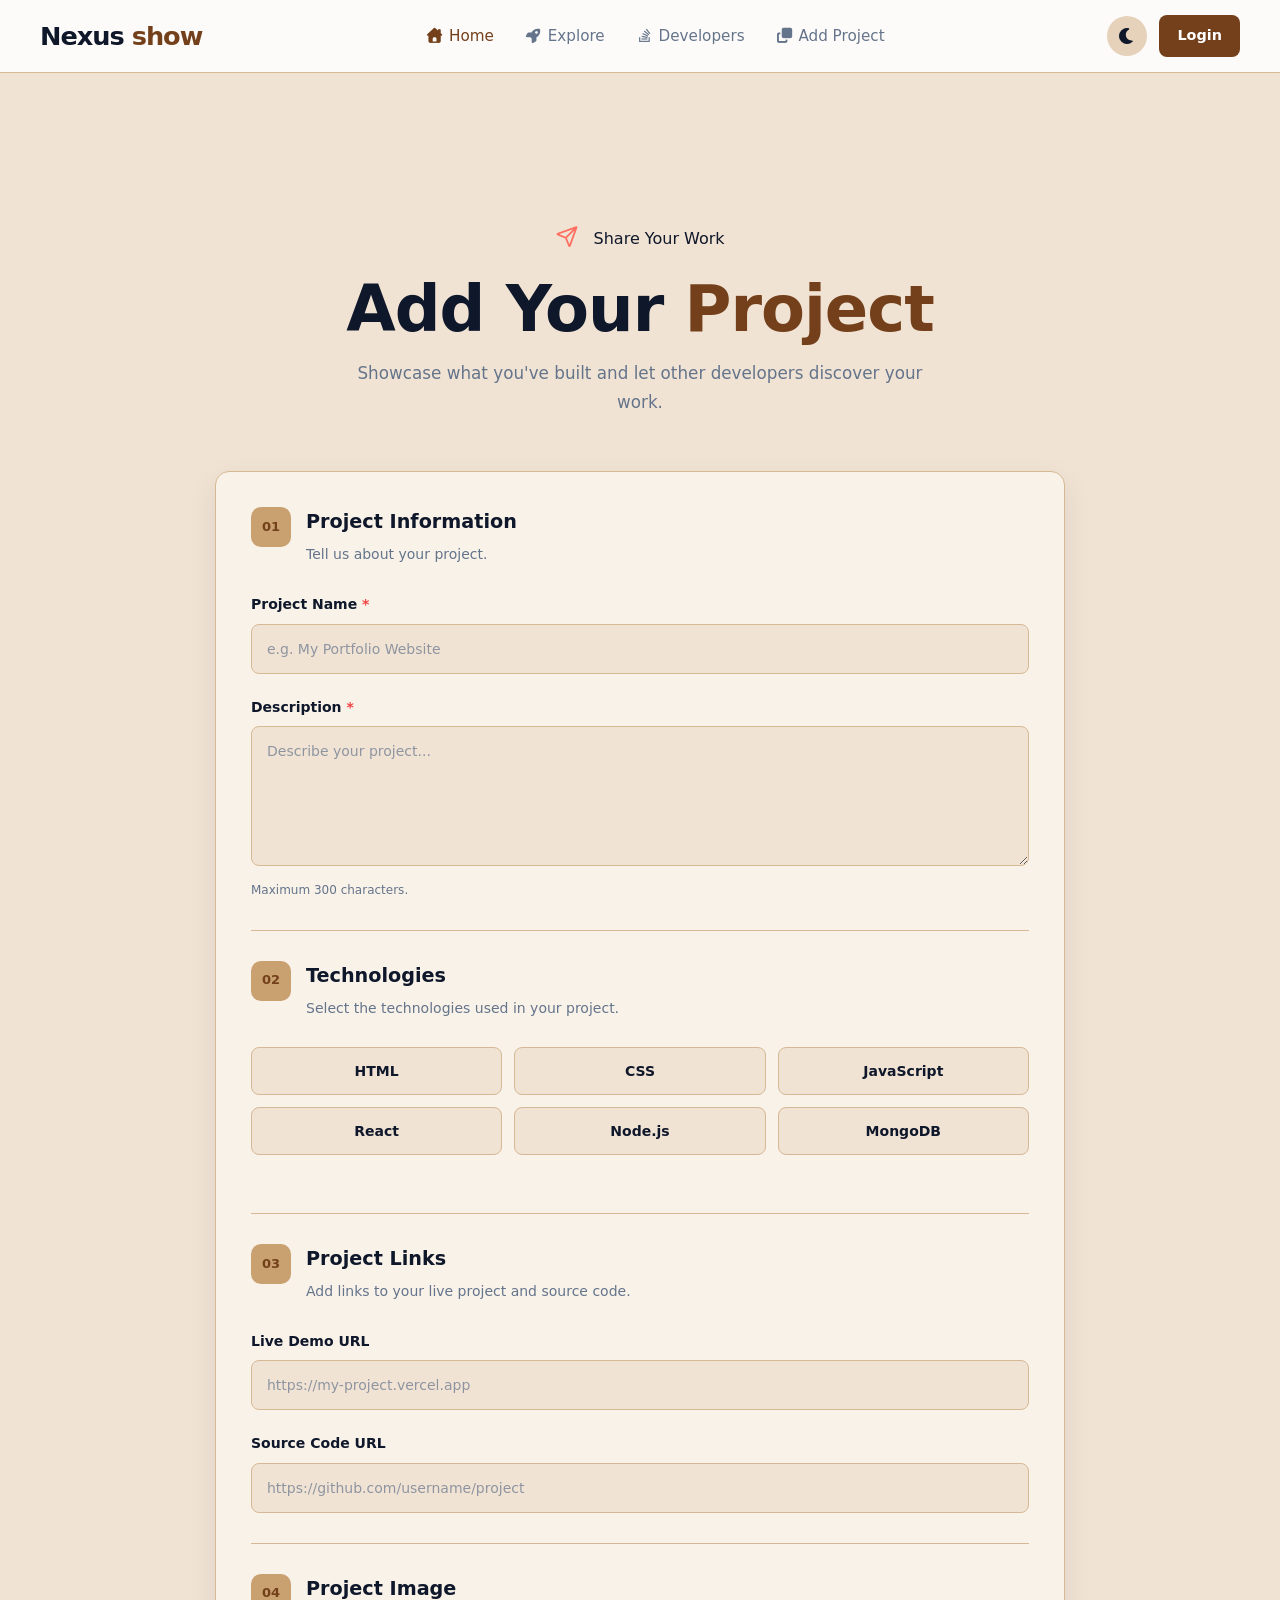
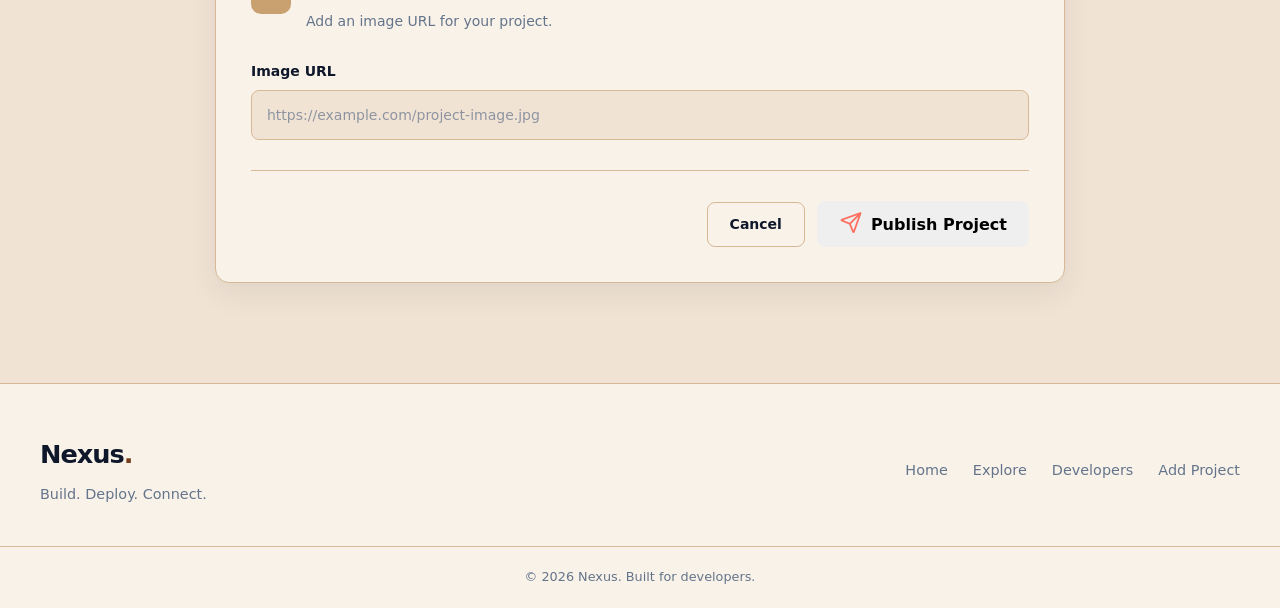
<file: add-project.html>
<!DOCTYPE html>
<html lang="en">

<head>
    <meta charset="UTF-8">

    <meta
        name="viewport"
        content="width=device-width, initial-scale=1.0"
    >

    <meta
        name="description"
        content="Add and publish your developer project on Nexus."
    >

    <title>Nexus | Add Project</title>

    <link rel="stylesheet" href="css/style.css">
    <link rel="stylesheet" href="css/all.css">
</head>


<body>

    <!-- =========================
         HEADER
    ========================== -->

     <header class="header">

        <nav class="navbar container">

            <a href="index.html" class="logo">
                Nexus <span>show</span>
            </a>

            <ul class="nav-links">

                <li>
                    <a href="index.html" class="active">
                      <i class="fa-solid fa-house-chimney"></i>  Home
                    </a>
                </li>

                <li>
                    <a href="projects.html">
                    <i class="fa-solid fa-rocket"></i>    Explore
                    </a>
                </li>

                <li>
                    <a href="developers.html">
                     <i class="fa-brands fa-stack-overflow"></i>   Developers
                    </a>
                </li>

                <li>
                    <a href="add-project.html">
                    <i class="fa-solid fa-clone"></i>    Add Project
                    </a>
                </li>

            </ul>

            <div class="nav-actions">

                <button
                    id="themeBtn"
                    class="theme-btn"
                    aria-label="Toggle theme"
                >
                   <i class="fa-solid fa-moon"></i>
                </button>

                <a href="#" class="login-btn">
                    Login
                </a>

            </div>

            <button
                id="menuBtn"
                class="menu-btn"
                aria-label="Open menu"
            >
              <i class="fa-solid fa-bars"></i>
            </button>

        </nav>

    </header>



    <!-- =========================
         MAIN
    ========================== -->

    <main>

        <section class="add-project-page">

            <div class="container scale">


                <!-- Page Heading -->

                <div class="page-heading">

                    <span class="section-badge">
                     <span style="font-size: 1.2rem; margin-right: 0.5rem; color: #ff6f61;">
                   <i class="fa-regular fa-paper-plane"></i> 
            </span>  Share Your Work
                    </span>


                    <h1>
                        Add Your
                        <span>Project</span>
                    </h1>


                    <p>
                        Showcase what you've built and
                        let other developers discover your work.
                    </p>

                </div>



                <!-- =========================
                     FORM
                ========================== -->

                <div class="project-form-wrapper">


                    <form
                        id="projectForm"
                        class="project-form scale"
                    >


                        <!-- =========================
                             PROJECT INFORMATION
                        ========================== -->

                        <div class="form-section">

                            <div class="form-section-title">

                                <span class="form-number">
                                    01
                                </span>

                                <div>

                                    <h2>
                                        Project Information
                                    </h2>

                                    <p>
                                        Tell us about your project.
                                    </p>

                                </div>

                            </div>



                            <!-- Project Name -->

                            <div class="form-group">

                                <label for="projectTitle">
                                    Project Name
                                    <span>*</span>
                                </label>

                                <input
                                    type="text"
                                    id="projectTitle"
                                    name="title"
                                    placeholder="e.g. My Portfolio Website"
                                    required
                                >

                            </div>



                            <!-- Description -->

                            <div class="form-group">

                                <label for="projectDescription">
                                    Description
                                    <span>*</span>
                                </label>

                                <textarea
                                    id="projectDescription"
                                    name="description"
                                    rows="5"
                                    maxlength="300"
                                    placeholder="Describe your project..."
                                    required
                                ></textarea>


                                <small>
                                    Maximum 300 characters.
                                </small>

                            </div>

                        </div>



                        <!-- =========================
                             TECHNOLOGIES
                        ========================== -->

                        <div class="form-section">

                            <div class="form-section-title">

                                <span class="form-number">
                                    02
                                </span>

                                <div>

                                    <h2>
                                        Technologies
                                    </h2>

                                    <p>
                                        Select the technologies
                                        used in your project.
                                    </p>

                                </div>

                            </div>



                            <div class="technology-options">


                                <label class="technology-option">

                                    <input
                                        type="checkbox"
                                        name="technology"
                                        value="HTML"
                                    >

                                    <span>
                                        HTML
                                    </span>

                                </label>



                                <label class="technology-option">

                                    <input
                                        type="checkbox"
                                        name="technology"
                                        value="CSS"
                                    >

                                    <span>
                                        CSS
                                    </span>

                                </label>



                                <label class="technology-option">

                                    <input
                                        type="checkbox"
                                        name="technology"
                                        value="JavaScript"
                                    >

                                    <span>
                                        JavaScript
                                    </span>

                                </label>



                                <label class="technology-option">

                                    <input
                                        type="checkbox"
                                        name="technology"
                                        value="React"
                                    >

                                    <span>
                                        React
                                    </span>

                                </label>



                                <label class="technology-option">

                                    <input
                                        type="checkbox"
                                        name="technology"
                                        value="Node.js"
                                    >

                                    <span>
                                        Node.js
                                    </span>

                                </label>



                                <label class="technology-option">

                                    <input
                                        type="checkbox"
                                        name="technology"
                                        value="MongoDB"
                                    >

                                    <span>
                                        MongoDB
                                    </span>

                                </label>

                            </div>


                            <p
                                id="technologyError"
                                class="form-error"
                            ></p>

                        </div>



                        <!-- =========================
                             LINKS
                        ========================== -->

                        <div class="form-section">

                            <div class="form-section-title">

                                <span class="form-number">
                                    03
                                </span>

                                <div>

                                    <h2>
                                        Project Links
                                    </h2>

                                    <p>
                                        Add links to your live
                                        project and source code.
                                    </p>

                                </div>

                            </div>



                            <!-- Live Demo -->

                            <div class="form-group">

                                <label for="liveDemo">
                                    Live Demo URL
                                </label>

                                <input
                                    type="url"
                                    id="liveDemo"
                                    name="liveDemo"
                                    placeholder="https://my-project.vercel.app"
                                >

                            </div>



                            <!-- Source Code -->

                            <div class="form-group">

                                <label for="sourceCode">
                                    Source Code URL
                                </label>

                                <input
                                    type="url"
                                    id="sourceCode"
                                    name="sourceCode"
                                    placeholder="https://github.com/username/project"
                                >

                            </div>

                        </div>



                        <!-- =========================
                             IMAGE
                        ========================== -->

                        <div class="form-section">

                            <div class="form-section-title">

                                <span class="form-number">
                                    04
                                </span>

                                <div>

                                    <h2>
                                        Project Image
                                    </h2>

                                    <p>
                                        Add an image URL for your project.
                                    </p>

                                </div>

                            </div>



                            <div class="form-group">

                                <label for="projectImage">
                                    Image URL
                                </label>

                                <input
                                    type="url"
                                    id="projectImage"
                                    name="image"
                                    placeholder="https://example.com/project-image.jpg"
                                >

                            </div>

                        </div>



                        <!-- =========================
                             FORM MESSAGE
                        ========================== -->

                        <div
                            id="formMessage"
                            class="form-message"
                        ></div>



                        <!-- =========================
                             ACTIONS
                        ========================== -->

                        <div class="form-actions">

                            <a
                                href="projects.html"
                                class="btn btn-secondary"
                            >
                                Cancel
                            </a>


                            <button
                                type="submit"
                                class="btn btn-primary"
                            >
                               <span style="font-size: 1.2rem; margin-right: 0.5rem; color: #ff6f61;">
                   <i class="fa-regular fa-paper-plane"></i> 
            </span>  Publish Project
                            </button>

                        </div>

                    </form>

                </div>

            </div>

        </section>

    </main>



    <!-- =========================
         FOOTER
    ========================== -->

    <footer class="footer">

        <div class="container footer-content">

            <div class="footer-brand">

                <a
                    href="index.html"
                    class="logo"
                >
                    Nexus<span>.</span>
                </a>

                <p>
                    Build. Deploy. Connect.
                </p>

            </div>


            <div class="footer-links">

                <a href="index.html">
                    Home
                </a>

                <a href="projects.html">
                    Explore
                </a>

                <a href="developers.html">
                    Developers
                </a>

                <a href="add-project.html">
                    Add Project
                </a>

            </div>

        </div>


        <div class="footer-bottom">

            <p>
                © 2026 Nexus. Built for developers.
            </p>

        </div>

    </footer>



    <!-- JavaScript -->

    <script src="js/script.js"></script>

</body>

</html>
</file>
<file: css/style.css>
/* =====================================================
   1. RESET
===================================================== */

* {
    margin: 0;
    padding: 0;
    box-sizing: border-box;
}

html {
    scroll-behavior: smooth;
}

body {
    font-family:
        Inter,
        system-ui,
        -apple-system,
        BlinkMacSystemFont,
        "Segoe UI",
        sans-serif;

    background: var(--bg);
    color: var(--text);

    line-height: 1.6;

    transition:
        background 0.3s ease,
        color 0.3s ease;
}

a {
    text-decoration: none;
    color: inherit;
}

button,
input,
textarea,
select {
    font: inherit;
}

button {
    border: none;
    cursor: pointer;
}

img {
    display: block;
    max-width: 100%;
}


/* =====================================================
   2. VARIABLES
===================================================== */
:root {
    --primary: #73401b ;
    --primary-dark: #5a3116;
    --primary-light:#c9a06f;

    --text: #0f172a;
    --text-secondary: #64748b;

    --bg: #f1e3d4;
    --surface: #f9f2e9 ;
    --surface-secondary: #e6d1ba;

    --border: #d7b894;

    --success: #10b981;
    --danger: #ef4444;

    --shadow-sm: 0 2px 8px rgba(15, 23, 42, 0.06);
    --shadow: 0 10px 30px rgba(15, 23, 42, 0.08);
    --shadow-lg: 0 20px 50px rgba(15, 23, 42, 0.12);

    --radius-sm: 8px;
    --radius: 14px;
    --radius-lg: 22px;

    --container-width: 1200px;
}

/* =====================================================
   3. DARK MODE
===================================================== */


body.dark {
    --bg: #24170f;
    --surface: #342217;
    --surface-secondary: #4b301f;

    --text: #f8f1e8;
    --text-secondary: #c7ad95;

    --border: #62452f;
    --primary-light: #c9a06f;

    --shadow-sm: 0 2px 8px rgba(0, 0, 0, 0.25);
    --shadow: 0 10px 30px rgba(0, 0, 0, 0.25);
    --shadow-lg: 0 20px 50px rgba(0, 0, 0, 0.4);
}






/* =====================================================
   4. CONTAINER
===================================================== */

.container {
    width: min(
        calc(100% - 40px),
        var(--container-width)
    );

    margin-inline: auto;
}


/* =====================================================
   5. HEADER
===================================================== */

.header {
    position: sticky;

    top: 0;

    z-index: 1000;

    background: rgba(255, 255, 255, 0.85);

    border-bottom: 1px solid var(--border);

    backdrop-filter: blur(15px);

    -webkit-backdrop-filter: blur(15px);
}

body.dark .header {
    background: rgba(8, 13, 26, 0.88);
}


/* =====================================================
   6. NAVBAR
===================================================== */

.navbar {
    min-height: 72px;

    display: flex;

    align-items: center;

    justify-content: space-between;

    gap: 30px;
}


/* =====================================================
   7. LOGO
===================================================== */

.logo {
    font-size: 1.6rem;

    font-weight: 800;

    letter-spacing: -1px;

    color: var(--text);
}

.logo span {
    color: var(--primary);
}


/* =====================================================
   8. NAVIGATION
===================================================== */

.nav-links {
    display: flex;

    align-items: center;

    gap: 30px;

    list-style: none;
}

.nav-links a {
    position: relative;

    color: var(--text-secondary);

    font-size: 0.95rem;

    font-weight: 500;

    transition: color 0.5s ease;
}

.nav-links a:hover,
.nav-links a.active {
    color: var(--primary);
}

.nav-links a:hover::after {
    content: "";

    position: absolute;

    left: 0;

    bottom: -9px;

    width: 100%;

    height: 2px;

    background: var(--primary);

    border-radius: 10px;
}
.nav-links a:active::after {
    content: "";

    position: absolute;

    left: 0;

    bottom: -9px;

    width: 100%;

    height: 2px;

    background: var(--primary);

    border-radius: 10px;
}

/* =====================================================
   9. NAV ACTIONS
===================================================== */

.nav-actions {
    display: flex;

    align-items: center;

    gap: 12px;
}


/* Theme Button */

.theme-btn {
    width: 40px;

    height: 40px;

    display: grid;

    place-items: center;

    border-radius: 50%;

    background: var(--surface-secondary);

    color: var(--text);

    transition: 0.25s ease;
}

.theme-btn:hover {
    color: var(--primary);

    transform: rotate(15deg);
}


/* Login */

.login-btn {
    padding: 9px 18px;

    border-radius: var(--radius-sm);

    background: var(--primary);

    color: white;

    font-size: 0.9rem;

    font-weight: 600;

    transition: 0.25s ease;
}

.login-btn:hover {
    background: var(--primary-dark);

    transform: translateY(-2px);
}


/* =====================================================
   10. MOBILE MENU BUTTON
===================================================== */

.menu-btn {
    display: none;

    width: 40px;

    height: 40px;

    align-items: center;

    justify-content: center;

    background: var(--surface-secondary);

    color: var(--text);

    border-radius: var(--radius-sm);

    font-size: 1.3rem;
}


/* =====================================================
   11. HERO
===================================================== */

.hero {
    position: relative;

    overflow: hidden;

    padding: 100px 0 90px;
}

.hero::before {
    content: "";

    position: absolute;

    width: 500px;

    height: 500px;

    top: -250px;

    right: -150px;

    background:
        rgba(99, 102, 241, 0.12);

    border-radius: 50%;

    filter: blur(90px);

    pointer-events: none;
}

.hero-content {
    position: relative;

    z-index: 1;

    display: grid;

    grid-template-columns:
        1.1fr 0.9fr;

    align-items: center;

    gap: 80px;
}


/* =====================================================
   12. HERO TEXT
===================================================== */

.hero-text {
    max-width: 650px;
}

.hero-badge {
    display: inline-flex;

    padding: 7px 14px;

    margin-bottom: 20px;

    background: var(--primary-light);

    color: var(--primary);

    border-radius: 50px;

    font-size: 0.85rem;

    font-weight: 600;
}

.hero h1 {
    margin-bottom: 25px;

    font-size:
        clamp(3rem, 6vw, 5rem);

    line-height: 1.05;

    letter-spacing: -3px;
}

.hero h1 span {
    color: var(--primary);
}

.hero p {
    max-width: 580px;

    margin-bottom: 35px;

    color: var(--text-secondary);

    font-size: 1.1rem;
}


/* =====================================================
   13. HERO BUTTONS
===================================================== */

.hero-buttons {
    display: flex;

    align-items: center;

    gap: 14px;

    flex-wrap: wrap;
}

.btn {
    min-height: 46px;

    display: inline-flex;

    align-items: center;

    justify-content: center;

    padding: 0 22px;

    border-radius: var(--radius-sm);

    font-weight: 600;

    transition: 0.25s ease;
}


/* Primary */

.primary-btn {
    background: var(--primary);

    color: white;

    box-shadow:
        0 8px 20px
        rgba(99, 102, 241, 0.25);
}

.primary-btn:hover {
    background: var(--primary-dark);

    transform: translateY(-3px);

    box-shadow:
        0 12px 25px
        rgba(99, 102, 241, 0.35);
}


/* Secondary */

.secondary-btn {
    background: var(--surface);

    color: var(--text);

    border: 1px solid var(--border);
}

.secondary-btn:hover {
    color: var(--primary);

    border-color: var(--primary);

    transform: translateY(-3px);
}


/* =====================================================
   14. CODE CARD
===================================================== */

.hero-image {
    display: flex;

    justify-content: center;
}

.code-card {
    width: 100%;

    max-width: 500px;

    overflow: hidden;

    background: #0f172a;

    border: 1px solid #263449;

    border-radius: var(--radius-lg);

    box-shadow: var(--shadow-lg);

    transform: rotate(1deg);

    transition: 0.3s ease;
}

.code-card:hover {
    transform:
        rotate(0deg)
        translateY(-8px);
}


/* Code Header */

.code-header {
    height: 45px;

    display: flex;

    align-items: center;

    gap: 7px;

    padding: 0 16px;

    background: #111827;

    border-bottom:
        1px solid #263449;
}

.code-header span {
    width: 11px;

    height: 11px;

    border-radius: 50%;

    background: #475569;
}


/* Code */

.code-card pre {
    padding: 28px;

    overflow-x: auto;
}

.code-card code {
    color: #cbd5e1;

    font-family:
        "Fira Code",
        Consolas,
        monospace;

    font-size: 0.9rem;

    line-height: 1.8;
}


/* =====================================================
   15. STATS
===================================================== */

.stats {
    padding: 30px 0;

    background: var(--surface);

    border-top:
        1px solid var(--border);

    border-bottom:
        1px solid var(--border);
}

.stats-container {
    display: grid;

    grid-template-columns:
        repeat(4, 1fr);

    gap: 20px;
}

.stat {
    padding: 15px;

    text-align: center;
}

.stat h2 {
    margin-bottom: 3px;

    color: var(--primary);

    font-size: 2rem;
}

.stat p {
    color: var(--text-secondary);

    font-size: 0.9rem;
}


/* =====================================================
   16. FEATURED PROJECTS
===================================================== */

.featured-projects {
    padding: 100px 0;
}

.section-header {
    display: flex;

    align-items: end;

    justify-content: space-between;

    margin-bottom: 35px;
}

.section-label {
    display: block;

    margin-bottom: 7px;

    color: var(--primary);

    font-size: 0.8rem;

    font-weight: 700;

    letter-spacing: 1.5px;

    text-transform: uppercase;
}

.section-header h2 {
    font-size: 2.2rem;

    letter-spacing: -1px;
}

.view-all {
    color: var(--primary);

    font-weight: 600;

    transition: 0.25s ease;
}

.view-all:hover {
    transform: translateX(5px);
}


/* =====================================================
   17. PROJECT GRID
===================================================== */

.projects-grid {
    display: grid;

    grid-template-columns:
        repeat(3, 1fr);

    gap: 25px;
}


/* =====================================================
   18. PROJECT CARD
===================================================== */

.project-card {
    overflow: hidden;

    background: var(--surface);

    border:
        1px solid var(--border);

    border-radius: var(--radius);

    box-shadow: var(--shadow-sm);

    transition:
        transform 0.3s ease,
        box-shadow 0.3s ease,
        border-color 0.3s ease;
}

.project-card:hover {
    transform: translateY(-7px);

    border-color:
        rgba(99, 102, 241, 0.4);

    box-shadow: var(--shadow);
}


/* Project Image */

.project-card > img {
    width: 100%;

    height: 210px;

    object-fit: cover;

    background: var(--surface-secondary);
}


/* Project Content */

.project-content {
    padding: 22px;
}

.project-content h3 {
    margin-bottom: 8px;

    font-size: 1.15rem;
}

.project-content p {
    margin-bottom: 16px;

    color: var(--text-secondary);

    font-size: 0.9rem;

    display: -webkit-box;

    -webkit-line-clamp: 2;

    -webkit-box-orient: vertical;

    overflow: hidden;
}


/* =====================================================
   19. TECHNOLOGY TAGS
===================================================== */

.tags {
    display: flex;

    flex-wrap: wrap;

    gap: 7px;

    margin-bottom: 18px;
}

.tags span {
    padding: 4px 9px;

    background: var(--primary-light);

    color: var(--primary);

    border-radius: 5px;

    font-size: 0.75rem;

    font-weight: 600;
}


/* =====================================================
   20. PROJECT INFO
===================================================== */

.project-info {
    display: flex;

    align-items: center;

    gap: 15px;

    padding-bottom: 18px;

    color: var(--text-secondary);

    font-size: 0.82rem;

    border-bottom:
        1px solid var(--border);
}


/* =====================================================
   21. PROJECT BUTTONS
===================================================== */

.buttons {
    display: flex;

    gap: 10px;

    margin-top: 18px;
}

.buttons a {
    flex: 1;

    min-height: 38px;

    display: flex;

    align-items: center;

    justify-content: center;

    border-radius: 7px;

    font-size: 0.8rem;

    font-weight: 600;

    transition: 0.25s ease;
}

.buttons a:first-child {
    background: var(--primary);

    color: white;
}

.buttons a:first-child:hover {
    background: var(--primary-dark);
}

.buttons a:last-child {
    background: var(--surface-secondary);

    color: var(--text);
}

.buttons a:last-child:hover {
    color: var(--primary);
}


/* =====================================================
   22. CTA
===================================================== */

.cta {
    padding: 90px 0;
}

.cta-content {
    position: relative;

    overflow: hidden;

    padding: 70px 30px;

    text-align: center;

    color: white;

    background:
        linear-gradient(
            135deg,
           #120805 ,
        #d7b894
        );

    border-radius: var(--radius-lg);

    box-shadow:
        0 20px 50px
        rgba(79, 70, 229, 0.25);
}

.cta-content::before {
    content: "";

    position: absolute;

    width: 300px;

    height: 300px;

    top: -150px;

    right: -100px;

    border:
        50px solid
        rgba(255, 255, 255, 0.08);

    border-radius: 50%;
}

.cta-content > * {
    position: relative;

    z-index: 1;
}

.cta-content span {
    font-size: 0.9rem;

    opacity: 0.9;
}

.cta-content h2 {
    margin: 12px 0;

    font-size:
        clamp(2rem, 4vw, 3rem);

    line-height: 1.1;
}

.cta-content p {
    max-width: 550px;

    margin:
        0 auto 25px;

    opacity: 0.85;
}

.cta .primary-btn {
    background: white;

    color: var(--primary);

    box-shadow: none;
}

.cta .primary-btn:hover {
    background: #f8fafc;
}


/* =====================================================
   23. FOOTER
===================================================== */

.footer {
    padding-top: 50px;

    background: var(--surface);

    border-top:
        1px solid var(--border);
}

.footer-content {
    display: flex;

    justify-content: space-between;

    gap: 40px;

    padding-bottom: 40px;
}

.footer-brand p {
    margin-top: 8px;

    color: var(--text-secondary);

    font-size: 0.9rem;
}

.footer-links {
    display: flex;

    align-items: center;

    flex-wrap: wrap;

    gap: 25px;
}

.footer-links a {
    color: var(--text-secondary);

    font-size: 0.9rem;

    transition: color 0.25s ease;
}

.footer-links a:hover {
    color: var(--primary);
}

.footer-bottom {
    padding: 20px;

    text-align: center;

    border-top:
        1px solid var(--border);

    color: var(--text-secondary);

    font-size: 0.8rem;
}


/* =====================================================
   24. TABLET
===================================================== */

@media (max-width: 900px) {

    .nav-links {
        gap: 18px;
    }

    .hero-content {
        grid-template-columns: 1fr;

        gap: 50px;
    }

    .hero-text {
        max-width: 750px;

        margin-inline: auto;

        text-align: center;
    }

    .hero p {
        margin-inline: auto;
    }

    .hero-buttons {
        justify-content: center;
    }

    .hero-image {
        max-width: 600px;

        margin-inline: auto;
    }

    .projects-grid {
        grid-template-columns:
            repeat(2, 1fr);
    }

    .stats-container {
        grid-template-columns:
            repeat(2, 1fr);
    }
}


/* =====================================================
   25. MOBILE
===================================================== */

@media (max-width: 700px) {

    .container {
        width:
            min(
                calc(100% - 28px),
                var(--container-width)
            );
    }

    .navbar {
        min-height: 65px;
    }

    .nav-links,
    .nav-actions {
        display: none;
    }

    .menu-btn {
        display: flex;
    }

    .hero {
        padding: 70px 0;
    }

    .hero h1 {
        font-size:
            clamp(2.6rem, 13vw, 4rem);

        letter-spacing: -2px;
    }

    .hero p {
        font-size: 1rem;
    }

    .hero-buttons {
        flex-direction: column;
    }

    .hero-buttons .btn {
        width: 100%;
    }

    .code-card pre {
        padding: 20px;
    }

    .code-card code {
        font-size: 0.75rem;
    }

    .stats {
        padding: 20px 0;
    }

    .stats-container {
        gap: 5px;
    }

    .stat h2 {
        font-size: 1.5rem;
    }

    .featured-projects {
        padding: 70px 0;
    }

    .section-header {
        align-items: flex-start;

        flex-direction: column;

        gap: 12px;
    }

    .section-header h2 {
        font-size: 1.8rem;
    }

    .projects-grid {
        grid-template-columns: 1fr;
    }

    .cta {
        padding: 50px 0;
    }

    .cta-content {
        padding: 50px 20px;
    }

    .footer-content {
        flex-direction: column;
    }

    .footer-links {
        gap: 15px;
    }
}


/* =====================================================
   26. SMALL MOBILE
===================================================== */

@media (max-width: 400px) {

    .hero h1 {
        font-size: 2.5rem;
    }

    .project-card > img {
        height: 180px;
    }

    .buttons {
        flex-direction: column;
    }

    .stats-container {
        grid-template-columns:
            repeat(2, 1fr);
    }
}
@media (max-width: 700px) {

    .nav-links.mobile-open {
        display: flex;

        position: absolute;

        top: 65px;
        left: 14px;
        right: 14px;

        flex-direction: column;

        align-items: flex-start;

        gap: 0;

        padding: 15px;

        background: var(--surface);

        border: 1px solid var(--border);

        border-radius: var(--radius);

        box-shadow: var(--shadow);

        animation: menuSlide 0.25s ease;
    }

    .nav-links.mobile-open li {
        width: 100%;
    }

    .nav-links.mobile-open a {
        display: block;

        width: 100%;

        padding: 12px;

        border-radius: 7px;
    }

    .nav-links.mobile-open a:hover {
        background: var(--surface-secondary);
    }

    .nav-links.mobile-open a.active::after {
        display: none;
    }
}

@keyframes menuSlide {

    from {
        opacity: 0;
        transform: translateY(-10px);
    }

    to {
        opacity: 1;
        transform: translateY(0);
    }
}

/* =========================
   EXPLORE HERO
========================= */

.explore-hero {
    padding: 150px 0 60px;
    background: var(--bg);
}

.page-heading {
    max-width: 750px;
    margin: 0 auto;
    text-align: center;
}

.page-heading h1 {
    margin: 20px 0 15px;
    font-size: clamp(2.3rem, 5vw, 4rem);
    line-height: 1.1;
    letter-spacing: -1px;
}

.page-heading h1 span {
    color: var(--primary);
}

.page-heading p {
    max-width: 600px;
    margin: 0 auto;
    color: var(--text-secondary);
    font-size: 1.05rem;
    line-height: 1.7;
}


/* =========================
   SEARCH & FILTERS
========================= */

.project-controls {
    display: grid;
    grid-template-columns: 1fr 220px 180px;
    gap: 15px;

    max-width: 1000px;
    margin: 50px auto 0;
}


/* Search */

.search-box {
    position: relative;
    display: flex;
    align-items: center;
}

.search-icon {
    position: absolute;
    left: 17px;

    font-size: 18px;
    pointer-events: none;
}

.search-box input {
    width: 100%;
    height: 52px;

    padding: 0 20px 0 48px;

    border: 1px solid var(--border);
    border-radius: var(--radius);

    outline: none;

    background: var(--surface);
    color: var(--text);

    font-family: inherit;
    font-size: 15px;

    transition: 0.3s ease;
}

.search-box input::placeholder {
    color: var(--text-secondary);
}

.search-box input:focus {
    border-color: var(--primary);
    box-shadow: 0 0 0 3px var(--primary-light);
}


/* Select */

.filter-box select {
    width: 100%;
    height: 52px;

    padding: 0 15px;

    border: 1px solid var(--border);
    border-radius: var(--radius);

    outline: none;

    background: var(--surface);
    color: var(--text);

    font-family: inherit;
    font-size: 14px;

    cursor: pointer;

    transition: 0.3s ease;
}

.filter-box select:hover {
    border-color: var(--primary);
}

.filter-box select:focus {
    border-color: var(--primary);
}


/* =========================
   EXPLORE PROJECTS
========================= */

.explore-projects {
    padding: 70px 0 100px;
    background: var(--surface-secondary);
}


/* Section header */

.explore-projects .section-header {
    display: flex;
    align-items: flex-end;
    justify-content: space-between;

    margin-bottom: 35px;
}

.explore-projects .section-header h2 {
    margin-top: 8px;
}

#projectCount {
    color: var(--text-secondary);
    font-size: 14px;
    font-weight: 600;
}


/* =========================
   PROJECT GRID
========================= */

.explore-projects .project-grid {
    display: grid;

    grid-template-columns:
        repeat(3, minmax(0, 1fr));

    gap: 25px;
}


/* =========================
   PROJECT CARD
========================= */

.explore-projects .project-card {
    overflow: hidden;

    background: var(--surface);

    border: 1px solid var(--border);
    border-radius: var(--radius);

    transition:
        transform 0.3s ease,
        box-shadow 0.3s ease,
        border-color 0.3s ease;
}

.explore-projects .project-card:hover {
    transform: translateY(-7px);

    border-color: var(--primary);

    box-shadow: var(--shadow-lg);
}


/* Project Image */

.explore-projects .project-image {
    position: relative;

    width: 100%;
    height: 210px;

    overflow: hidden;
}

.explore-projects .project-image img {
    width: 100%;
    height: 100%;

    object-fit: cover;

    transition: transform 0.5s ease;
}

.explore-projects .project-card:hover
.project-image img {
    transform: scale(1.06);
}


/* =========================
   PROJECT CONTENT
========================= */

.explore-projects .project-content {
    padding: 22px;
}

.explore-projects .project-content h3 {
    margin-bottom: 10px;

    font-size: 1.2rem;
}

.explore-projects .project-content p {
    min-height: 48px;

    margin-bottom: 18px;

    color: var(--text-secondary);

    font-size: 14px;
    line-height: 1.6;
}


/* Tags */

.explore-projects .project-tags {
    display: flex;
    flex-wrap: wrap;

    gap: 7px;

    margin-bottom: 20px;
}

.explore-projects .project-tag {
    padding: 5px 10px;

    border-radius: 6px;

    background: var(--primary-light);
    color: var(--primary);

    font-size: 12px;
    font-weight: 600;
}


/* =========================
   PROJECT INFO
========================= */

.explore-projects .project-info {
    display: flex;
    align-items: center;
    justify-content: space-between;

    padding-top: 17px;

    border-top: 1px solid var(--border);
}

.explore-projects .project-author {
    display: flex;
    align-items: center;

    gap: 9px;
}

.explore-projects .project-author img {
    width: 32px;
    height: 32px;

    border-radius: 50%;

    object-fit: cover;
}

.explore-projects .project-author span {
    font-size: 13px;
    font-weight: 600;
}

.project-stats {
    display: flex;
    gap: 12px;

    color: var(--text-secondary);

    font-size: 12px;
}


/* =========================
   PROJECT ACTIONS
========================= */

.explore-projects .project-actions {
    display: flex;
    gap: 10px;

    margin-top: 18px;
}

.explore-projects .project-actions a {
    flex: 1;

    display: flex;
    align-items: center;
    justify-content: center;

    min-height: 40px;

    padding: 8px 12px;

    border: 1px solid var(--border);
    border-radius: 7px;

    color: var(--text);

    font-size: 13px;
    font-weight: 600;

    transition: 0.3s ease;
}

.explore-projects .project-actions a:hover {
    border-color: var(--primary);
    color: var(--primary);
}

.explore-projects .project-actions .live-demo {
    border-color: var(--primary);

    background: var(--primary);
    color: white;
}

.explore-projects .project-actions .live-demo:hover {
    background: var(--primary-dark);
    color: white;
}


/* =========================
   NO RESULTS
========================= */

.no-results {
    display: none;

    padding: 80px 20px;

    text-align: center;
}

.no-results-icon {
    display: flex;
    align-items: center;
    justify-content: center;

    width: 70px;
    height: 70px;

    margin: 0 auto 20px;

    border-radius: 50%;

    background: var(--primary-light);

    font-size: 30px;
}

.no-results h3 {
    margin-bottom: 8px;
}

.no-results p {
    color: var(--text-secondary);
}


/* =========================
   CTA
========================= */

.explore-hero + .explore-projects + .cta {
    padding: 90px 0;
}


/* =========================
   RESPONSIVE
========================= */

@media (max-width: 1000px) {

    .explore-projects .project-grid {
        grid-template-columns:
            repeat(2, minmax(0, 1fr));
    }

    .project-controls {
        grid-template-columns: 1fr 1fr;
    }

    .search-box {
        grid-column: 1 / -1;
    }
}


@media (max-width: 700px) {

    .explore-hero {
        padding: 120px 0 45px;
    }

    .page-heading h1 {
        font-size: 2.4rem;
    }

    .project-controls {
        grid-template-columns: 1fr;
        gap: 12px;
        margin-top: 35px;
    }

    .search-box {
        grid-column: auto;
    }

    .explore-projects {
        padding: 55px 0 70px;
    }

    .explore-projects .section-header {
        align-items: flex-start;
        flex-direction: column;
        gap: 10px;
    }

    .explore-projects .project-grid {
        grid-template-columns: 1fr;
    }

    .explore-projects .project-image {
        height: 220px;
    }
}


@media (max-width: 450px) {

    .page-heading h1 {
        font-size: 2rem;
    }

    .page-heading p {
        font-size: 14px;
    }

    .explore-projects .project-content {
        padding: 18px;
    }

    .explore-projects .project-actions {
        flex-direction: column;
    }

}
/*  ////////////////////////////////////////////////////*/

/* =====================================================
   ADD PROJECT PAGE
===================================================== */

/* =========================
   PAGE
========================= */

.add-project-page {
    padding: 150px 0 100px;
    background: var(--bg);
}


/* =========================
   FORM WRAPPER
========================= */

.project-form-wrapper {
    max-width: 850px;
    margin: 55px auto 0;
}

.project-form {
    padding: 35px;

    background: var(--surface);

    border: 1px solid var(--border);
    border-radius: var(--radius);

    box-shadow: var(--shadow);
}


/* =========================
   FORM SECTION
========================= */

.form-section {
    padding: 30px 0;

    border-bottom: 1px solid var(--border);
}

.form-section:first-child {
    padding-top: 0;
}

.form-section:last-of-type {
    border-bottom: none;
}


/* =========================
   SECTION TITLE
========================= */

.form-section-title {
    display: flex;
    align-items: flex-start;
    gap: 15px;

    margin-bottom: 28px;
}

.form-number {
    display: flex;
    align-items: center;
    justify-content: center;

    flex-shrink: 0;

    width: 40px;
    height: 40px;

    border-radius: 10px;

    background: var(--primary-light);
    color: var(--primary);

    font-size: 13px;
    font-weight: 700;
}

.form-section-title h2 {
    margin-bottom: 5px;

    font-size: 1.2rem;
}

.form-section-title p {
    color: var(--text-secondary);

    font-size: 14px;
}


/* =========================
   FORM GROUP
========================= */

.form-group {
    margin-bottom: 22px;
}

.form-group:last-child {
    margin-bottom: 0;
}

.form-group label {
    display: block;

    margin-bottom: 8px;

    color: var(--text);

    font-size: 14px;
    font-weight: 600;
}

.form-group label span {
    color: var(--danger);
}


/* =========================
   INPUTS
========================= */

.form-group input,
.form-group textarea {
    width: 100%;

    padding: 13px 15px;

    border: 1px solid var(--border);
    border-radius: 8px;

    outline: none;

    background: var(--bg);
    color: var(--text);

    font-family: inherit;
    font-size: 14px;

    transition:
        border-color 0.3s ease,
        box-shadow 0.3s ease;
}

.form-group input {
    height: 50px;
}

.form-group textarea {
    min-height: 130px;

    resize: vertical;

    line-height: 1.6;
}

.form-group input::placeholder,
.form-group textarea::placeholder {
    color: var(--text-secondary);
    opacity: 0.7;
}

.form-group input:focus,
.form-group textarea:focus {
    border-color: var(--primary);

    box-shadow:
        0 0 0 3px var(--primary-light);
}

.form-group small {
    display: block;

    margin-top: 7px;

    color: var(--text-secondary);

    font-size: 12px;
}


/* =========================
   TECHNOLOGY OPTIONS
========================= */

.technology-options {
    display: grid;

    grid-template-columns:
        repeat(3, 1fr);

    gap: 12px;
}

.technology-option {
    position: relative;

    cursor: pointer;
}

.technology-option input {
    position: absolute;

    opacity: 0;

    pointer-events: none;
}

.technology-option span {
    display: flex;
    align-items: center;
    justify-content: center;

    min-height: 48px;

    padding: 10px 15px;

    border: 1px solid var(--border);
    border-radius: 8px;

    background: var(--bg);

    color: var(--text);

    font-size: 14px;
    font-weight: 600;

    transition: 0.25s ease;
}

.technology-option span:hover {
    border-color: var(--primary);

    color: var(--primary);
}


/* Selected technology */

.technology-option input:checked + span {
    border-color: var(--primary);

    background: var(--primary-light);

    color: var(--primary);
}


/* =========================
   ERROR
========================= */

.form-error {
    min-height: 18px;

    margin-top: 10px;

    color: var(--danger);

    font-size: 13px;
}


/* =========================
   FORM MESSAGE
========================= */

.form-message {
    display: none;

    margin-top: 25px;
    padding: 13px 15px;

    border-radius: 8px;

    font-size: 14px;
    line-height: 1.5;
}

.form-message.success {
    display: block;

    border: 1px solid rgba(34, 197, 94, 0.25);

    background: rgba(34, 197, 94, 0.1);

    color: var(--success);
}

.form-message.error {
    display: block;

    border: 1px solid rgba(239, 68, 68, 0.25);

    background: rgba(239, 68, 68, 0.1);

    color: var(--danger);
}


/* =========================
   FORM ACTIONS
========================= */

.form-actions {
    display: flex;
    justify-content: flex-end;
    align-items: center;

    gap: 12px;

    padding-top: 30px;
}


/* Secondary button */

.btn-secondary {
    display: inline-flex;
    align-items: center;
    justify-content: center;

    min-height: 45px;

    padding: 10px 22px;

    border: 1px solid var(--border);
    border-radius: 8px;

    background: transparent;

    color: var(--text);

    font-size: 14px;
    font-weight: 600;

    transition: 0.3s ease;
}

.btn-secondary:hover {
    border-color: var(--primary);

    color: var(--primary);
}


/* =========================
   RESPONSIVE
========================= */

@media (max-width: 700px) {

    .add-project-page {
        padding: 120px 0 70px;
    }

    .project-form-wrapper {
        margin-top: 35px;
    }

    .project-form {
        padding: 25px 20px;
    }

    .form-section {
        padding: 25px 0;
    }

    .form-section-title {
        gap: 12px;
    }

    .form-number {
        width: 35px;
        height: 35px;

        font-size: 12px;
    }

    .form-section-title h2 {
        font-size: 1.05rem;
    }

    .technology-options {
        grid-template-columns: repeat(2, 1fr);
    }

    .form-actions {
        flex-direction: column-reverse;

        align-items: stretch;
    }

    .form-actions .btn {
        width: 100%;
    }

    .form-actions .btn-secondary {
        width: 100%;
    }
}


@media (max-width: 450px) {

    .project-form {
        padding: 22px 16px;
    }

    .technology-options {
        grid-template-columns: 1fr;
    }

    .form-section-title {
        align-items: center;
    }

    .form-section-title p {
        font-size: 13px;
    }

    .form-group input {
        height: 47px;
    }
}
/* ///////////////////////////////////////////////////////// */

/* =====================================================
   DEVELOPERS PAGE
===================================================== */

.developers-hero {
    padding: 150px 0 60px;
    background: var(--bg);
}

.developers-search {
    position: relative;
    max-width: 650px;
    margin: 45px auto 0;
    display: flex;
    align-items: center;
}

.developers-search span {
    position: absolute;
    left: 18px;
    font-size: 20px;
    pointer-events: none;
    z-index: 2;
}

.developers-search input {
    width: 100%;
    height: 54px;
    padding: 0 20px 0 52px;

    border: 1px solid var(--border);
    border-radius: var(--radius);

    background: var(--surface);
    color: var(--text);

    font-family: inherit;
    font-size: 15px;

    outline: none;
    transition: 0.3s ease;
}

.developers-search input::placeholder {
    color: var(--text-secondary);
}

.developers-search input:focus {
    border-color: var(--primary);
    box-shadow: 0 0 0 3px var(--primary-light);
}


/* =====================================================
   DEVELOPERS SECTION
===================================================== */

.developers-section {
    padding: 70px 0 100px;
    background: var(--surface-secondary);
}

.developers-section .section-header {
    display: flex;
    justify-content: space-between;
    align-items: flex-end;
    margin-bottom: 35px;
}

.developers-section .section-header h2 {
    margin-bottom: 5px;
}

.developers-section .section-header p {
    color: var(--text-secondary);
}


/* =====================================================
   DEVELOPERS GRID
===================================================== */

.developers-grid {
    display: grid;
    grid-template-columns: repeat(3, minmax(0, 1fr));
    gap: 25px;
}


/* =====================================================
   DEVELOPER CARD
===================================================== */

.developer-card {
    padding: 28px 22px;

    background: var(--surface);
    border: 1px solid var(--border);
    border-radius: var(--radius);

    text-align: center;

    transition:
        transform 0.3s ease,
        border-color 0.3s ease,
        box-shadow 0.3s ease;
}

.developer-card:hover {
    transform: translateY(-6px);
    border-color: var(--primary);
    box-shadow: var(--shadow-lg);
}


/* =====================================================
   DEVELOPER AVATAR
===================================================== */

.developer-avatar {
    width: 88px;
    height: 88px;

    margin: 0 auto 16px;

    border-radius: 50%;

    object-fit: cover;

    border: 4px solid var(--primary-light);

    transition: 0.3s ease;
}

.developer-card:hover .developer-avatar {
    transform: scale(1.05);
}


/* =====================================================
   DEVELOPER INFO
===================================================== */

.developer-card h3 {
    margin-bottom: 5px;

    color: var(--text);
    font-size: 20px;
}

.developer-role {
    margin-bottom: 14px;

    color: var(--primary);

    font-size: 13px;
    font-weight: 600;
}

.developer-bio {
    min-height: 45px;
    margin-bottom: 18px;

    color: var(--text-secondary);

    font-size: 14px;
    line-height: 1.6;
}


/* =====================================================
   DEVELOPER SKILLS
===================================================== */

.developer-skills {
    display: flex;
    flex-wrap: wrap;

    justify-content: center;

    gap: 7px;

    margin-bottom: 20px;
}

.developer-skill {
    padding: 5px 10px;

    background: var(--primary-light);
    color: var(--primary);

    border-radius: 6px;

    font-size: 12px;
    font-weight: 600;
}


/* =====================================================
   DEVELOPER STATS
===================================================== */

.developer-stats {
    display: flex;
    justify-content: center;
    align-items: center;

    gap: 22px;

    padding: 15px 0;

    border-top: 1px solid var(--border);
    border-bottom: 1px solid var(--border);

    color: var(--text-secondary);

    font-size: 12px;
}

.developer-stat {
    display: flex;
    align-items: center;
    gap: 5px;
}

.developer-stat strong {
    color: var(--text);
    font-size: 14px;
}


/* =====================================================
   PROFILE BUTTON
===================================================== */

.developer-profile-btn {
    display: flex;
    align-items: center;
    justify-content: center;

    width: 100%;
    min-height: 42px;

    margin-top: 18px;

    border: 1px solid var(--primary);
    border-radius: 7px;

    color: var(--primary);

    font-size: 13px;
    font-weight: 600;

    transition: 0.3s ease;
}

.developer-profile-btn:hover {
    background: var(--primary);
    color: #fff;
}


/* =====================================================
   NO DEVELOPERS
===================================================== */

.no-developers {
    display: none;

    padding: 60px 20px;

    text-align: center;

    color: var(--text-secondary);
}

.no-developers.show {
    display: block;
}

.no-developers h3 {
    margin-bottom: 8px;
    color: var(--text);
}


/* =====================================================
   RESPONSIVE
===================================================== */

@media (max-width: 1000px) {

    .developers-grid {
        grid-template-columns: repeat(2, minmax(0, 1fr));
    }

}


/* =====================================================
   TABLET / MOBILE
===================================================== */

@media (max-width: 700px) {

    .developers-hero {
        padding: 120px 0 45px;
    }

    .developers-section {
        padding: 55px 0 70px;
    }

    .developers-section .section-header {
        align-items: flex-start;
        flex-direction: column;
        gap: 10px;
    }

    .developers-grid {
        grid-template-columns: 1fr;
    }

    .developers-search {
        margin-top: 35px;
    }

}


/* =====================================================
   SMALL MOBILE
===================================================== */

@media (max-width: 450px) {

    .developers-search input {
        height: 50px;
        font-size: 14px;
    }

    .developer-card {
        padding: 24px 18px;
    }

    .developer-avatar {
        width: 78px;
        height: 78px;
    }

    .developer-card h3 {
        font-size: 18px;
    }

    .developer-stats {
        gap: 14px;
    }

}



.scale{
    animation: scale 0.5s ease;
    transition: all 0.7s ease;
}





@keyframes scale {
    
    0% {
        transform: scale(0);
    }

    50% {
        transform: scale(.5);
    }

    100% {
        transform: scale(1);
    }
}
</file>
